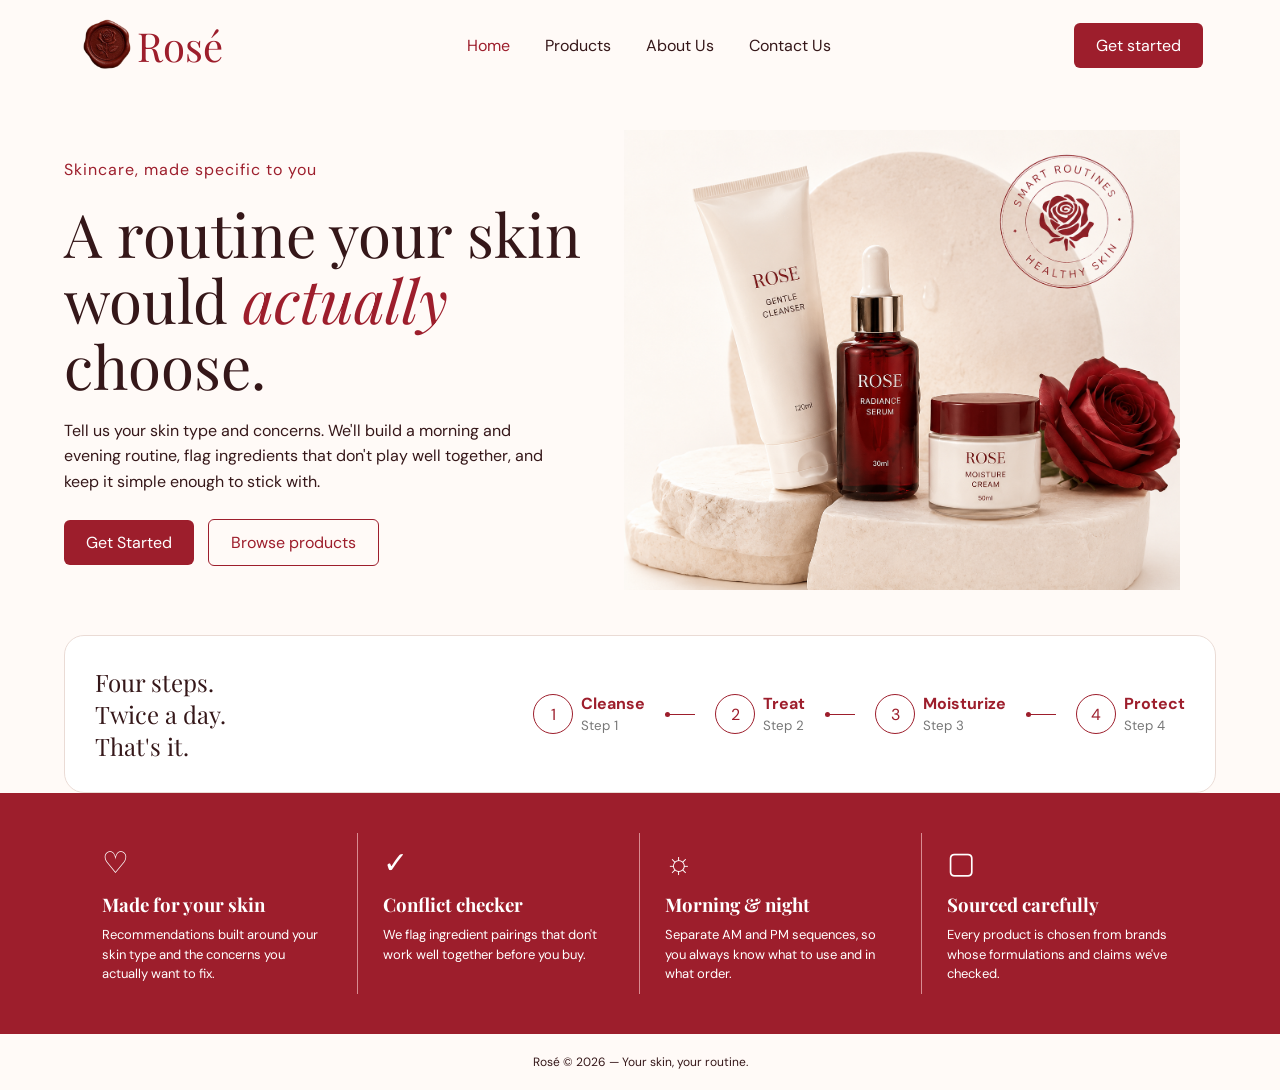
<file: index.html>
<!DOCTYPE html>
<html lang="en">
<head>
    <meta charset="UTF-8">
    <meta name="viewport" content="width=device-width, initial-scale=1.0">
    <title>Rosé | Skincare</title>

    <!-- Google Fonts -->
    <link rel="preconnect" href="https://fonts.googleapis.com">
    <link rel="preconnect" href="https://fonts.gstatic.com" crossorigin>

    <link href="https://fonts.googleapis.com/css2?family=DM+Sans:wght@400;500;600&family=Playfair+Display:ital,wght@0,400;0,500;1,400;1,500&display=swap" rel="stylesheet">

    <!-- Our CSS -->
    <link rel="stylesheet" href="style.css">
</head>
<body>
        <!-- ================= NAVBAR ================= -->

    <header>
        <nav class="navbar">

            <div class="logo">
                <img src="logo.png" alt="Rosé logo">
                <span>Rosé</span>
            </div>

            <div class="nav-links">
                <a href="index.html" class="active" aria-current="page">Home</a>
                <a href="products.html">Products</a>
                <a href="about.html">About Us</a>
                <a href="about.html#contact">Contact Us</a>
            </div>

            <div class="nav-buttons">
                <a class="button" href="Rose.html">Get started</a>
            </div>

        </nav>
    </header>


    <!-- ================= HERO SECTION ================= -->

    <main>

        <section class="hero">

            <!-- Left side -->
            <div class="hero-text">

                <p class="small-heading">
                    Skincare, made specific to you
                </p>

                <h1>
                    A routine your skin
                    would <i>actually</i> choose.
                </h1>

                <p class="description">
                    Tell us your skin type and concerns.
                    We'll build a morning and evening routine,
                    flag ingredients that don't play well together,
                    and keep it simple enough to stick with.
                </p>

                <div class="hero-buttons">
                    <a class="button" href="Rose.html">
                        Get Started
                    </a>

                    <a class="outline-button" href="products.html">
                        Browse products
                    </a>
                </div>


            </div>


            <!-- Right side -->
            <div class="products">
                <img src="heroimg.png" alt="Rosé cleanser, serum, and moisturizer">

            </div>

        </section>


        <!-- ================= ROUTINE ================= -->

        <section class="routine">

            <h2>
                Four steps.<br>
                Twice a day.<br>
                That's it.
            </h2>

            <div class="steps">

                <div class="step">
                    <div class="step-number">1</div>
                    <div>
                        <strong>Cleanse</strong>
                        <small>Step 1</small>
                    </div>
                </div>

                <div class="line"></div>

                <div class="step">
                    <div class="step-number">2</div>
                    <div>
                        <strong>Treat</strong>
                        <small>Step 2</small>
                    </div>
                </div>

                <div class="line"></div>

                <div class="step">
                    <div class="step-number">3</div>
                    <div>
                        <strong>Moisturize</strong>
                        <small>Step 3</small>
                    </div>
                </div>

                <div class="line"></div>

                <div class="step">
                    <div class="step-number">4</div>
                    <div>
                        <strong>Protect</strong>
                        <small>Step 4</small>
                    </div>
                </div>

            </div>

        </section>

    </main>


    <!-- ================= FEATURES ================= -->

    <section class="features">

        <div class="feature-container">

            <div class="feature">
                <div class="feature-icon">♡</div>
                <h3>Made for your skin</h3>
                <p>
                    Recommendations built around your skin type
                    and the concerns you actually want to fix.
                </p>
            </div>

            <div class="feature">
                <div class="feature-icon">✓</div>
                <h3>Conflict checker</h3>
                <p>
                    We flag ingredient pairings that don't work
                    well together before you buy.
                </p>
            </div>

            <div class="feature">
                <div class="feature-icon">☼</div>
                <h3>Morning & night</h3>
                <p>
                    Separate AM and PM sequences, so you always
                    know what to use and in what order.
                </p>
            </div>

            <div class="feature">
                <div class="feature-icon">▢</div>
                <h3>Sourced carefully</h3>
                <p>
                    Every product is chosen from brands whose
                    formulations and claims we've checked.
                </p>
            </div>

        </div>

    </section>


    <!-- ================= FOOTER ================= -->

    <footer>
        Rosé © 2026 — Your skin, your routine.
    </footer>
<script src="script.js"></script>
</body>
</html>
</file>
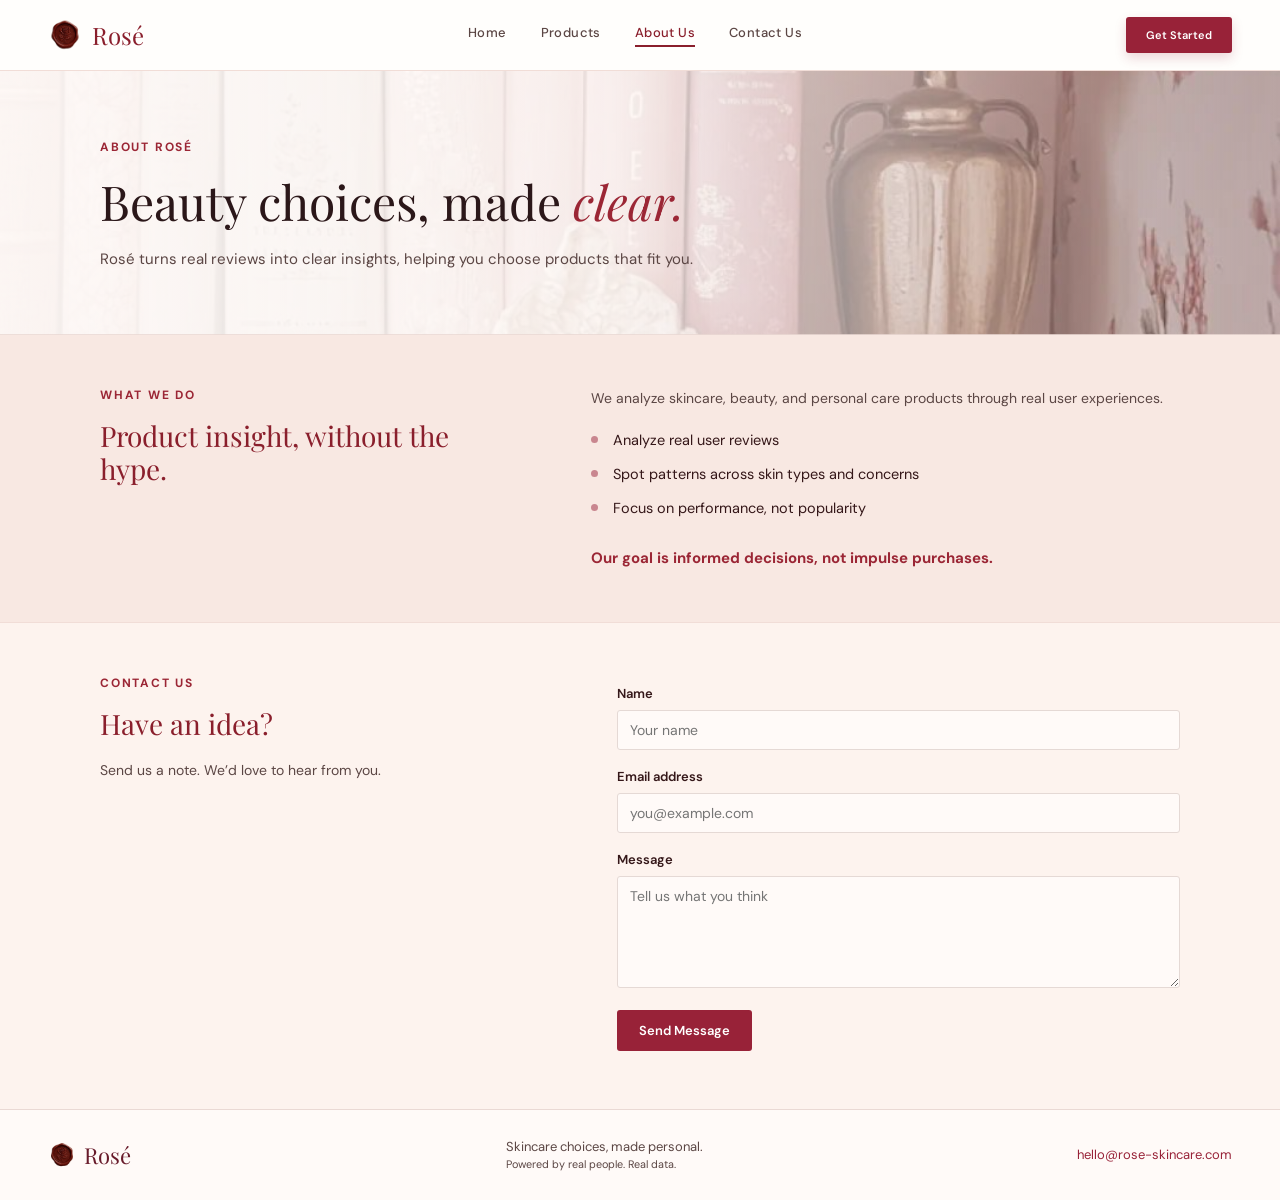
<file: about.html>
<!DOCTYPE html>
<html lang="en">
<head>
	<meta charset="UTF-8">
	<meta name="viewport" content="width=device-width, initial-scale=1.0">
	<title>Rosé | About Us</title>
	<link rel="preconnect" href="https://fonts.googleapis.com">
	<link rel="preconnect" href="https://fonts.gstatic.com" crossorigin>
	<link href="https://fonts.googleapis.com/css2?family=DM+Sans:wght@400;500;600;700&family=Playfair+Display:ital,wght@0,400;0,500;1,400;1,500&display=swap" rel="stylesheet">
	<link rel="stylesheet" href="about.css">
</head>
<body>
	<header class="topbar">
		<a class="logo" href="index.html" aria-label="Rosé home">
			<img class="seal-img" src="rose-seal-transparent.png" alt="Rosé">
			<span class="logo-text">Rosé</span>
		</a>

		<nav class="topnav" aria-label="Main navigation">
			<a href="index.html">Home</a>
			<a href="products.html">Products</a>
			<a class="active" href="about.html" aria-current="page">About Us</a>
			<a href="#contact">Contact Us</a>
		</nav>

		<a class="about-started" href="Rose.html">Get Started</a>
	</header>

	<main>
		<section class="about-intro" aria-labelledby="about-title">
			<p class="kicker">ABOUT ROSÉ</p>
			<h1 id="about-title">Beauty choices, made <i>clear.</i></h1>
			<p class="intro-copy">Rosé turns real reviews into clear insights, helping you choose products that fit you.</p>
		</section>

		<section class="content-band" aria-labelledby="what-we-do-title">
			<div class="content-wrap two-column">
				<div>
					<p class="kicker">WHAT WE DO</p>
					<h2 id="what-we-do-title">Product insight, without the hype.</h2>
				</div>
				<div>
					<p class="body-p">We analyze skincare, beauty, and personal care products through real user experiences.</p>
					<ul class="dot-list">
						<li>Analyze real user reviews</li>
						<li>Spot patterns across skin types and concerns</li>
						<li>Focus on performance, not popularity</li>
					</ul>
					<p class="highlight">Our goal is informed decisions, not impulse purchases.</p>
				</div>
			</div>
		</section>

		<section class="contact-section" id="contact" aria-labelledby="contact-title">
			<div class="content-wrap contact-layout">
				<div>
					<p class="kicker">CONTACT US</p>
					<h2 id="contact-title">Have an idea?</h2>
					<p class="body-p">Send us a note. We’d love to hear from you.</p>
				</div>
				<form  class="contact-form" action="mailto:hello@rose-skincare.com" method="post" enctype="text/plain" id="contactForm">
					<label for="name">Name</label>
					<input type="text" id="name" name="name" placeholder="Your name" required>

					<label for="email">Email address</label>
					<input type="email" id="email" name="email" placeholder="you@example.com" required>

					<label for="message">Message</label>
					<textarea id="message" name="message" rows="5" placeholder="Tell us what you think" required></textarea>

					<button type="submit">Send Message</button>
				</form>
			</div>
		</section>
	</main>

	<footer class="site-footer">
		<div class="footer-brand">
			<img src="rose-seal-transparent.png" alt="Rosé">
			<span>Rosé</span>
		</div>
		<p>Skincare choices, made personal.<br><small>Powered by real people. Real data.</small></p>
		<a href="mailto:hello@rose-skincare.com">hello@rose-skincare.com</a>
	</footer>
<script src="script.js"></script>

</body>
</html>
</file>
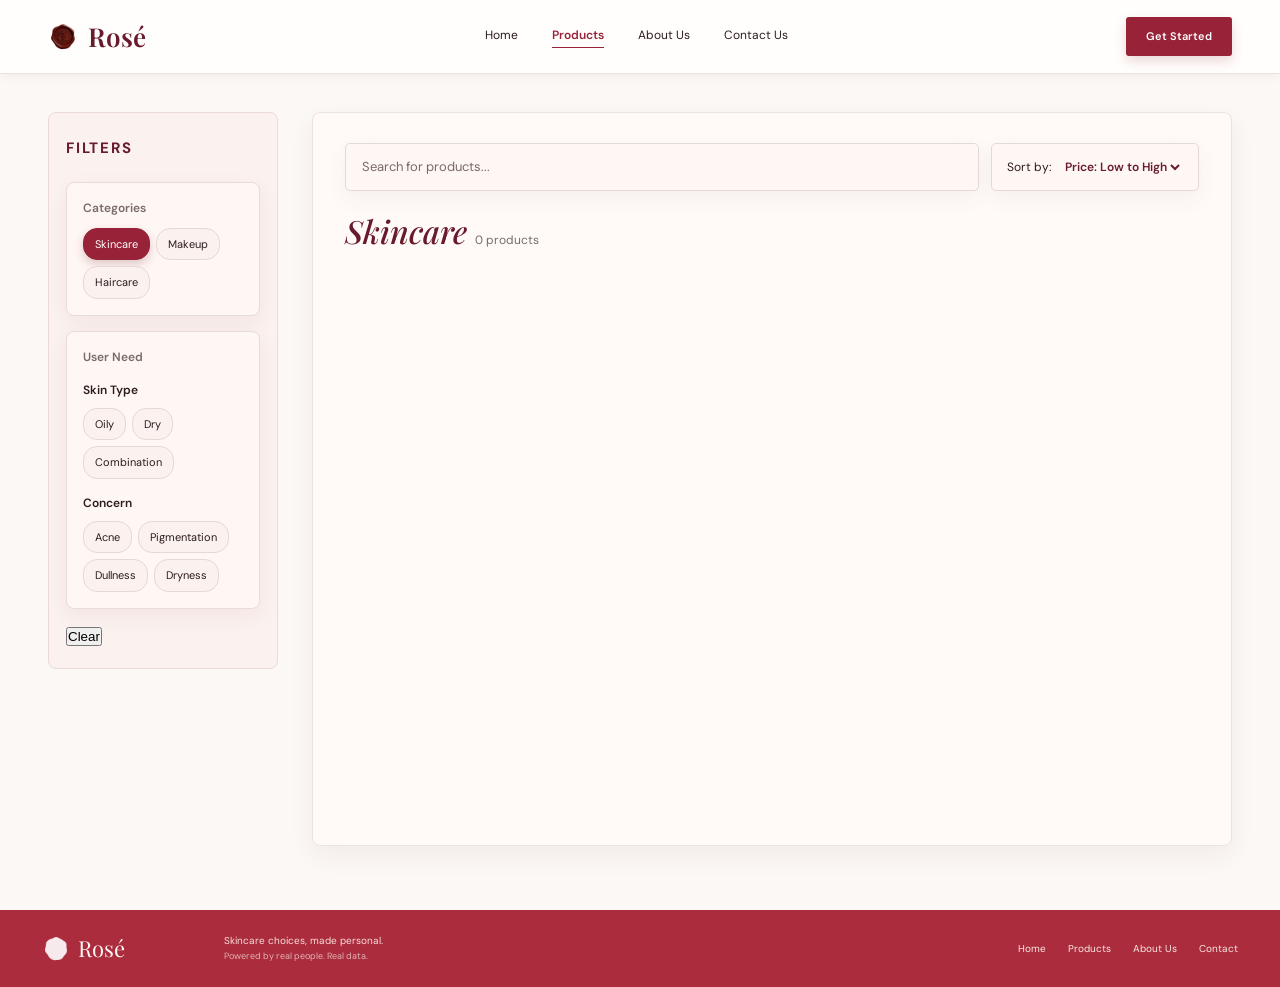
<file: products.html>
<!DOCTYPE html>
<html lang="en">
<head>
<meta charset="UTF-8">
<meta name="viewport" content="width=device-width, initial-scale=1.0">
<title>rose | Products</title>
<link rel="preconnect" href="https://fonts.googleapis.com">
<link href="https://fonts.googleapis.com/css2?family=DM+Sans:wght@400;500;600;700&family=Playfair+Display:ital,wght@0,400;0,500;0,600;1,400;1,500&display=swap" rel="stylesheet">
<link rel="stylesheet" href="products.css">
</head>
<body>

<header class="nav">
  <div class="logo">
    <img class="logo-mark" src="rose-seal-transparent.png" alt="Rosé">
    <div class="logo-text">Rosé</div>
  </div>
  <nav class="links">
    <a href="index.html">Home</a>
    <a href="products.html" class="active">Products</a>
    <a href="about.html">About Us</a>
    <a href="about.html#contact">Contact Us</a>
  </nav>
  <a class="get-started" href="Rose.html">Get Started</a>
</header>

<div class="page">

  <aside class="sidebar">
    <h3 class="filters-title">Filters</h3>

    <div class="filter-group">
      <div class="filter-label">Categories</div>
      <div class="pill-row">
<span class="pill active"
      data-filter-group="category"
      data-filter-value="skincare">Skincare</span>

<span class="pill"
      data-filter-group="category"
      data-filter-value="makeup">Makeup</span>

<span class="pill"
      data-filter-group="category"
      data-filter-value="haircare">Haircare</span>


      </div>
    </div>

    <div class="filter-group">
      <div class="filter-label">User Need</div>

      <div class="sub-heading">Skin Type</div>
      <div class="pill-row">
      
<span class="pill"
      data-filter-group="skin"
      data-filter-value="oily">Oily</span>

<span class="pill"
      data-filter-group="skin"
      data-filter-value="dry">Dry</span>

<span class="pill"
      data-filter-group="skin"
      data-filter-value="combination">Combination</span>


      </div>

      <div class="sub-heading">Concern</div>
      <div class="pill-row">
      
<span class="pill"
      data-filter-group="concern"
      data-filter-value="acne">Acne</span>

<span class="pill"
      data-filter-group="concern"
      data-filter-value="pigmentation">Pigmentation</span>

<span class="pill"
      data-filter-group="concern"
      data-filter-value="dullness">Dullness</span>

<span class="pill"
      data-filter-group="concern"
      data-filter-value="dryness">Dryness</span>


      </div>
    </div>
    <button type="button" id="clearFilters">
        Clear
    </button>
  </aside>

  <main>
    <div class="toolbar">
      <label class="search-box">
        <input class="search-input" type="search" placeholder="Search for products..." aria-label="Search for products">
      </label>
      <label class="sort-box">
        <span>Sort by:</span>
        <select class="sort-value" aria-label="Sort products">
          <option value="price-asc">Price: Low to High</option>
          <option value="price-desc">Price: High to Low</option>
          <option value="rating-desc">Highest Rated</option>
        </select>
      </label>
    </div>

    <div class="section-heading">
      <h1>Skincare</h1>
      <span>6 products</span>
    </div>

    <div class="grid">

      <div class="card">
        <div class="card-image">
          <span class="heart">Save</span>
          <img class="product-image" src="1.png" alt="Laneige Lip Sleeping Mask">
        </div>
        <div class="card-body">
          <div class="p-name">Lip Sleeping Mask Intense Hydration with Vitamin C</div>
          <div class="p-brand">Laneige</div>
          <div class="smart-tag">Best for dry & chapped lips</div>
          <div class="p-footer">
            <div class="p-price">₹ 1,050</div>
            <div class="p-rating">4.6 (12.8k)</div>
          </div>
        </div>
      </div>

      <div class="card">
        <div class="card-image">
          <span class="heart">Save</span>
          <img class="product-image" src="2.png" alt="Dr. Dennis Gross Daily Peel Pads">
        </div>
        <div class="card-body">
          <div class="p-name">Alpha Beta Extra Strength Daily Peel Pads</div>
          <div class="p-brand">Dr. Dennis Gross Skincare</div>
          <div class="smart-tag">Best for smoother, clearer skin</div>
          <div class="p-footer">
            <div class="p-price">₹ 3,800</div>
            <div class="p-rating">4.5 (8.4k)</div>
          </div>
        </div>
      </div>

      <div class="card">
        <div class="card-image">
          <span class="heart">Save</span>
          <img class="product-image" src="3.png" alt="Minimalist Niacinamide Serum">
        </div>
        <div class="card-body">
          <div class="p-name">Niacinamide 10% + Zinc 1% Oil Control Serum</div>
          <div class="p-brand">The Ordinary</div>
          <div class="smart-tag">Great for oily & acne-prone skin</div>
          <div class="p-footer">
            <div class="p-price">₹ 750</div>
            <div class="p-rating">4.6 (45.2k)</div>
          </div>
        </div>
      </div>

      <div class="card">
        <div class="card-image">
          <span class="heart">Save</span>
          <img class="product-image" src="4.png" alt="Rosebud Salve">
        </div>
        <div class="card-body">
          <div class="p-name">Rosebud Salve</div>
          <div class="p-brand">Rosebud Perfume Co.</div>
          <div class="smart-tag">Soothes & hydrates dry lips</div>
          <div class="p-footer">
            <div class="p-price">₹ 450</div>
            <div class="p-rating">4.4 (6.7k)</div>
          </div>
        </div>
      </div>

      <div class="card">
        <div class="card-image">
          <span class="heart">Save</span>
          <img class="product-image" src="5.png" alt="Dermalogica Daily Microfoliant">
        </div>
        <div class="card-body">
          <div class="p-name">Mini Daily Microfoliant Exfoliator</div>
          <div class="p-brand">Dermalogica</div>
          <div class="smart-tag">Best for smooth & clear skin</div>
          <div class="p-footer">
            <div class="p-price">₹ 2,450</div>
            <div class="p-rating">4.7 (9.3k)</div>
          </div>
        </div>
      </div>

      <div class="card">
        <div class="card-image">
          <span class="heart">Save</span>
          <img class="product-image" src="6.png" alt="Clinique Take The Day Off Cleansing Balm">
        </div>
        <div class="card-body">
          <div class="p-name">Take The Day Off Cleansing Balm Makeup Remover</div>
          <div class="p-brand">CLINIQUE</div>
          <div class="smart-tag">Gentle on sensitive skin</div>
          <div class="p-footer">
            <div class="p-price">₹ 2,700</div>
            <div class="p-rating">4.6 (15.1k)</div>
          </div>
        </div>
      </div>

    </div>
  </main>

</div>

<footer class="site-footer">
  <div class="footer-brand">
    <img src="rose-seal-transparent.png" alt="Rosé">
    <span>Rosé</span>
  </div>
  <p>Skincare choices, made personal.<br><small>Powered by real people. Real data.</small></p>
  <nav class="footer-links" aria-label="Footer navigation">
    <a href="index.html">Home</a>
    <a href="products.html">Products</a>
    <a href="about.html">About Us</a>
    <a href="mailto:hello@rose-skincare.com">Contact</a>
  </nav>
</footer>
<script src="script.js"></script>

</body>
</html>
</file>
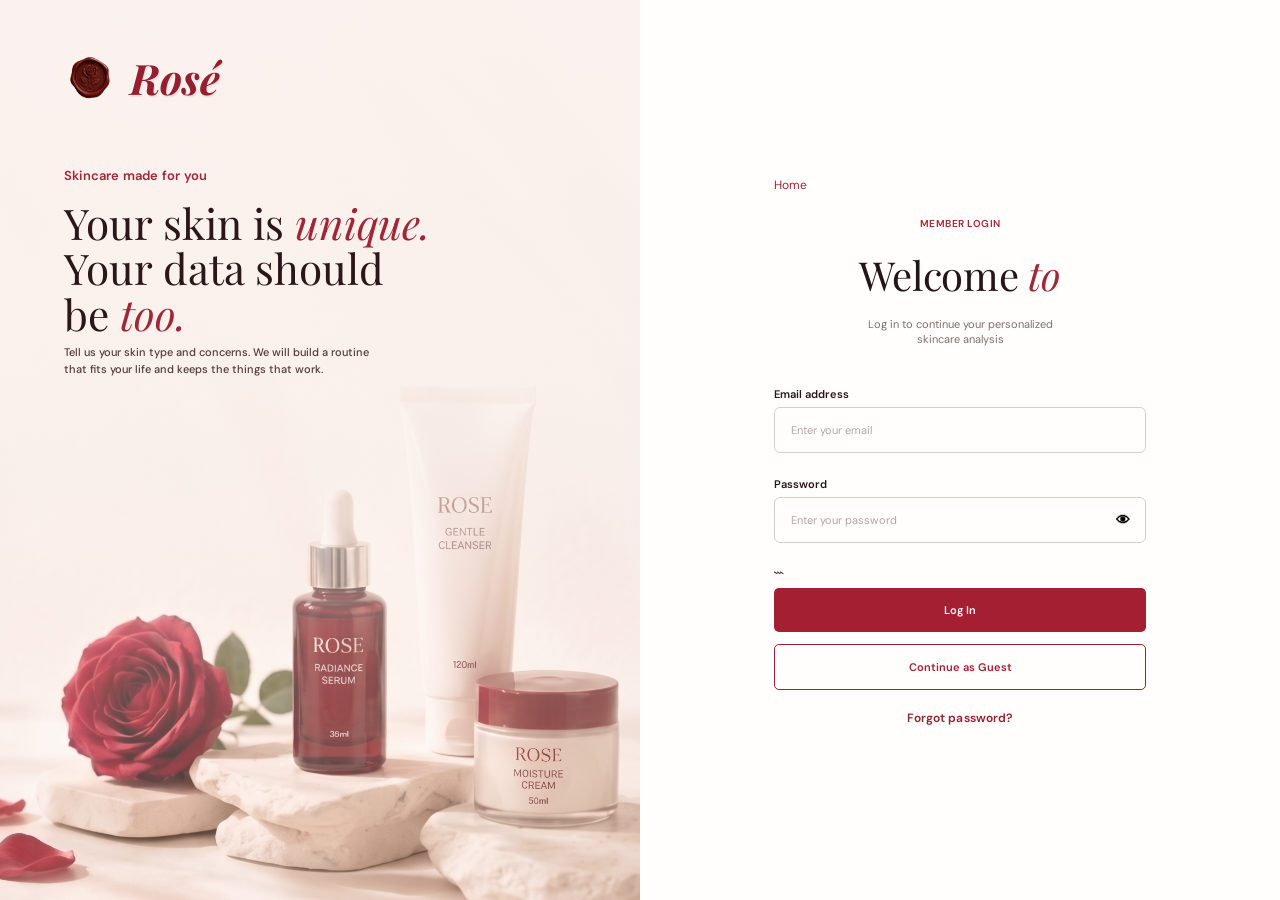
<file: Rose.html>
<!DOCTYPE html>
<html>
<head>
    <meta charset="UTF-8">
    <meta name="viewport" content="width=device-width, initial-scale=1.0">
    <title>Rosé | Login</title>
    <link rel="stylesheet" href="Rose.css">
    <!-- Google Fonts -->
    <link rel="preconnect" href="https://fonts.googleapis.com">
    <link rel="preconnect" href="https://fonts.gstatic.com" crossorigin>

    <link href="https://fonts.googleapis.com/css2?family=DM+Sans:wght@400;500;600&family=Playfair+Display:ital,wght@0,400;0,500;1,400;1,500&display=swap" rel="stylesheet">
</head>

<body>

<div class="page">

    <div class="left">

        <div class="logo">
            <div class="icon"><img src="rose-seal-transparent.png" alt="Rosé" class="seal-img"></div>
            <span class="logo-text">Rosé</span>
        </div>

        <p class="tagline">Skincare made for you</p>

        <div class="headline-row">
            <h1>
                Your skin is <i>unique.</i><br>
                Your data should<br>
                be <i>too.</i>
            </h1>
        </div>

        <p class="text">
            Tell us your skin type and concerns. We will build a routine that fits your life
            and keeps the things that work.
        </p>

    </div>


    <div class="right">

        <div class="login">
            <a href="index.html" class="back-home">Home</a>

            <p class="login-kicker">MEMBER LOGIN</p>

            <h2>Welcome <i>to</i></h2>

            <p class="subtext">Log in to continue your personalized<br>skincare analysis</p>

            <form id="loginForm">

                <label for="email">Email address</label>

<div class="input-wrap">
    <input
        type="email"
        id="email"
        name="email"
        placeholder="Enter your email"
        required
    >
</div>

<label for="password">Password</label>

<div class="input-wrap password-wrap">
    <input
        type="password"
        id="password"
        name="password"
        placeholder="Enter your password"
        required
    >

    <button type="button" id="togglePassword" aria-label="Show password">👁</button>
</div>
```


                <button type="submit" class="login-btn">Log In</button>

                <button type="button" class="guest-btn" id="guestButton">
                    Continue as Guest</button>

                <div class="forgot">
                    <a href="#">Forgot password?</a>
                </div>

            </form>

        </div>

    </div>

</div>
<script src="script.js"></script>

</body>
</html>
</file>
<file: style.css>
* {
    margin: 0;
    padding: 0;
    box-sizing: border-box;
}

body {
    font-family: "DM Sans", sans-serif;
    background-color: #fffaf7;
    color: #351719;
    overflow-x: hidden;
}

/* =========================
   NAVBAR
========================= */

header {
    padding: 15px 6%;
    animation: fadeDown 0.8s ease;
}

.navbar {
    display: flex;
    justify-content: space-between;
    align-items: center;
}

.logo {
    display: flex;
    align-items: center;
}

.logo img {
    width: 60px;
}



.logo span {
    font-family: "Playfair Display", serif;
    font-size: 40px;
    color: #9d1e2c;
}

.nav-links {
    display: flex;
    gap: 35px;
}

.nav-links a {
    text-decoration: none;
    color: #351719;
    position: relative;
    transition: color 0.3s ease;
}

.nav-links a:hover {
    color: #9d1e2c;
}


.nav-links .active {
    color: #9d1e2c;
}


.button {
    display: inline-block;
    background-color: #9d1e2c;
    color: white;
    border: none;
    padding: 12px 22px;
    border-radius: 6px;
    cursor: pointer;
    text-decoration: none;
    transition: all 0.3s ease;
}

.button:hover {
    background-color: #7d1723;
    transform: translateY(-3px);
    box-shadow: 0 6px 15px rgba(157, 30, 44, 0.2);
}


/* =========================
   HERO
========================= */

.hero {
    display: flex;
    align-items: center;
    width: 90%;
    margin: 40px auto;
    animation: fadeUp 1s ease;
}

.hero-text {
    width: 50%;
}

.small-heading {
    color: #9d1e2c;
    margin-bottom: 20px;
    letter-spacing: 1px;
}

h1 {
    font-family: "Playfair Display", serif;
    font-size: 60px;
    font-weight: normal;
    line-height: 1.1;
}

h1 i {
    color: #9d1e2c;
}

.description {
    margin-top: 20px;
    line-height: 1.6;
    max-width: 500px;
}

.hero-buttons {
    margin-top: 25px;
}

.outline-button {
    display: inline-block;
    background-color: transparent;
    color: #9d1e2c;
    border: 1px solid #9d1e2c;
    padding: 12px 22px;
    border-radius: 6px;
    margin-left: 10px;
    cursor: pointer;
    text-decoration: none;
    transition: all 0.3s ease;
}

.outline-button:hover {
    background-color: #9d1e2c;
    color: white;
    transform: translateY(-3px);
}


/* =========================
   PRODUCT IMAGE
========================= */

.products {
    width: 60%;
    animation: float 4s ease-in-out infinite;
}

.products img {
    width: 100%;
    max-height: 460px;
    height: auto;
    object-fit: contain;
    transition: transform 0.5s ease;
}

.products img:hover {
    transform: scale(1.03) rotate(1deg);
}


/* =========================
   ROUTINE
========================= */

.routine {
    width: 90%;
    margin: auto;
    padding: 30px;
    background-color: white;
    border: 1px solid #eadbd5;
    border-radius: 20px;
    display: flex;
    align-items: center;
    justify-content: space-between;

    animation: fadeUp 1s ease 0.3s both;
}

.routine h2 {
    font-family: "Playfair Display", serif;
    font-weight: normal;
}

.steps {
    display: flex;
    align-items: center;
    gap: 20px;
}

.step {
    display: flex;
    align-items: center;
    gap: 8px;

    transition: transform 0.3s ease;
}

.step:hover {
    transform: translateY(-5px) rotate(-1deg);
}

.step-number {
    border: 1px solid #9d1e2c;
    border-radius: 50%;
    width: 40px;
    height: 40px;

    display: flex;
    justify-content: center;
    align-items: center;

    color: #9d1e2c;

    transition: all 0.3s ease;
}

.step:hover .step-number {
    background-color: #9d1e2c;
    color: white;
    transform: rotate(8deg);
}

.step strong {
    color: #9d1e2c;
    display: block;
}

.step small {
    color: #777;
}

.line {
    width: 30px;
    height: 1px;
    background-color: #9d1e2c;

    position: relative;
}

/* little moving dot */

.line::after {
    content: "";
    position: absolute;
    width: 5px;
    height: 5px;
    background-color: #9d1e2c;
    border-radius: 50%;
    top: -2px;

    animation: moveDot 2s linear infinite;
}


/* =========================
   FEATURES
========================= */

.features {
    background-color: #9d1e2c;
    color: white;
    padding: 40px 6%;
    margin-top: 0;

    animation: fadeUp 1s ease 0.5s both;
}

.feature-container {
    display: grid;
    grid-template-columns: repeat(4, minmax(0, 1fr));
}

.feature {
    padding: 10px 25px;
    border-right: 1px solid #d98b91;

    transition: transform 0.3s ease;
}

.feature:hover {
    transform: translateY(-6px);
}

.feature:last-child {
    border: none;
}

.feature-icon {
    font-size: 30px;
    margin-bottom: 10px;

    display: inline-block;
    animation: tinyBounce 2.5s ease-in-out infinite;
}

.feature h3 {
    font-family: "Playfair Display", serif;
    margin-bottom: 8px;
}

.feature p {
    font-size: 13px;
    line-height: 1.5;
}


/* =========================
   FOOTER
========================= */

footer {
    text-align: center;
    padding: 20px;
    font-size: 12px;
}


/* =========================
   ANIMATIONS
========================= */

/* Navbar comes down */

@keyframes fadeDown {
    from {
        opacity: 0;
        transform: translateY(-20px);
    }

    to {
        opacity: 1;
        transform: translateY(0);
    }
}


/* Sections appear upward */

@keyframes fadeUp {
    from {
        opacity: 0;
        transform: translateY(25px);
    }

    to {
        opacity: 1;
        transform: translateY(0);
    }
}


/* Product image gently floats */

@keyframes float {
    0% {
        transform: translateY(0);
    }

    50% {
        transform: translateY(-8px);
    }

    100% {
        transform: translateY(0);
    }
}

@media (max-width: 768px) {
    header {
        padding: 15px 5%;
    }

    .navbar {
        flex-wrap: wrap;
        gap: 12px;
    }

    .nav-links {
        order: 3;
        width: 100%;
        flex-wrap: wrap;
        gap: 12px 20px;
    }

    .hero {
        flex-direction: column;
        align-items: stretch;
        gap: 20px;
    }

    .hero-text,
    .products {
        width: 100%;
    }

    h1 {
        font-size: clamp(38px, 8vw, 54px);
    }

    .steps {
        display: grid;
        grid-template-columns: repeat(2, minmax(0, 1fr));
        gap: 18px 12px;
    }

    .line {
        display: none;
    }

    .feature-container {
        grid-template-columns: repeat(2, minmax(0, 1fr));
    }

    .feature:nth-child(2) {
        border-right: 0;
    }

    .feature:nth-child(-n + 2) {
        border-bottom: 1px solid #d98b91;
    }
}

@media (max-width: 480px) {
    header {
        padding: 14px 18px;
    }

    .logo img {
        width: 40px;
    }

    .logo span {
        font-size: 30px;
    }

    .hero {
        width: calc(100% - 36px);
        margin: 28px auto;
    }

    h1 {
        font-size: clamp(34px, 10vw, 46px);
    }

    .outline-button {
        margin-left: 0;
    }

    .routine {
        width: calc(100% - 36px);
        padding: 22px;
    }

    .features {
        padding: 30px 18px;
    }

    .feature-container {
        grid-template-columns: 1fr;
    }

    .feature {
        padding: 18px 8px;
        border-right: 0;
        border-bottom: 1px solid #d98b91;
    }

    .feature:last-child {
        border-bottom: 0;
    }
}
</file>
<file: about.css>
* {
    box-sizing: border-box;
    margin: 0;
    padding: 0;
}

body {
    font-family: "DM Sans", Arial, sans-serif;
    color: #351719;
    background: #fcf8f6;
}

.topbar {
    display: flex;
    align-items: center;
    justify-content: space-between;
    padding: 17px 48px;
    background: rgba(255, 254, 252, .97);
    border-bottom: 1px solid #f1ddd7;
    box-shadow: 0 2px 10px rgba(72, 30, 35, .06);
}

.logo {
    display: flex;
    align-items: center;
    gap: 10px;
    text-decoration: none;
}

.seal-img {
    width: 34px;
    height: 34px;
    object-fit: contain;
}

.logo-text {
    font-family: "Playfair Display", Georgia, serif;
    font-size: 24px;
    color: #8a1f2c;
    line-height: 1;
}

.topnav {
    display: flex;
    gap: 34px;
}

.topnav a {
    color: #5b4644;
    text-decoration: none;
    font-size: 13px;
    font-weight: 500;
    letter-spacing: 0.4px;
}

.topnav a.active {
    color: #8a1f2c;
    border-bottom: 2px solid #8a1f2c;
    padding-bottom: 4px;
}

.topnav a:hover {
    color: #8a1f2c;
}

.kicker {
    color: #9b2635;
    font-size: 12px;
    font-weight: bold;
    letter-spacing: 1.8px;
    margin-bottom: 16px;
}

h1 {
    font-family: "Playfair Display", Georgia, serif;
    font-size: clamp(34px, 4vw, 48px);
    font-weight: normal;
    line-height: 1.25;
    color: #2b1719;
}

h1 i {
    color: #9b2635;
    font-style: italic;
}

h2 {
    font-family: "Playfair Display", Georgia, serif;
    font-size: 28px;
    font-weight: normal;
    color: #8a1f2c;
    margin: 0;
}

.highlight {
    margin-top: 26px;
    color: #9b2635;
    font-weight: bold;
    font-size: 15px;
    max-width: 440px;
    line-height: 1.6;
}

.dot-list {
    margin-top: 18px;
    padding: 0;
    list-style: none;
    max-width: 440px;
}

.dot-list li {
    position: relative;
    padding-left: 22px;
    margin-bottom: 12px;
    color: #351719;
    font-size: 14.5px;
    line-height: 1.55;
}

.dot-list li::before {
    content: "";
    position: absolute;
    left: 0;
    top: 7px;
    width: 7px;
    height: 7px;
    border-radius: 50%;
    background: #c9868f;
}

.about-started {
    padding: 11px 20px;
    border-radius: 3px;
    background: #982238;
    box-shadow: 0 5px 12px rgba(152, 34, 56, .18);
    color: #fff;
    font-size: 11px;
    font-weight: 600;
    text-decoration: none;
}

.about-intro,
.content-wrap {
    width: min(1080px, calc(100% - 48px));
    margin: 0 auto;
}

.about-intro {
    width: 100%;
    max-width: none;
    padding: 68px max(24px, calc((100% - 1080px) / 2)) 62px;
    background-image: linear-gradient(90deg, rgba(255, 250, 248, .96) 0%, rgba(255, 250, 248, .84) 48%, rgba(111, 44, 53, .28) 100%), url("13.png");
    background-position: center, center 45%;
    background-size: cover;
    border-bottom: 1px solid rgba(234, 217, 212, .8);
}

.about-intro h1 {
    max-width: 690px;
}

.intro-copy {
    max-width: 620px;
    margin-top: 16px;
    color: #5b4644;
    font-size: 15px;
    line-height: 1.65;
}

.content-band {
    padding: 52px 0;
    background: #f8e8e2;
}

.two-column {
    display: grid;
    grid-template-columns: minmax(0, .85fr) minmax(0, 1.15fr);
    gap: 56px;
    align-items: start;
}

.two-column h2,
.contact-layout h2 {
    max-width: 390px;
    margin: 0;
    font-size: 28px;
    line-height: 1.2;
}

.body-p {
    max-width: 590px;
    margin: 0 0 16px;
    color: #5b4644;
    font-size: 14px;
    line-height: 1.7;
}

.contact-section {
    padding: 52px 0 58px;
    background: #fdf3ee;
    border-top: 1px solid #f1ddd7;
}

.contact-layout {
    display: grid;
    grid-template-columns: minmax(0, .9fr) minmax(320px, 1.1fr);
    gap: 56px;
    align-items: start;
}

.contact-layout .body-p {
    margin-top: 18px;
}

.contact-form {
    display: grid;
    gap: 8px;
}

.contact-form label {
    margin-top: 10px;
    color: #351719;
    font-size: 13px;
    font-weight: 600;
}

.contact-form input,
.contact-form textarea {
    width: 100%;
    padding: 10px 12px;
    border: 1px solid #e5d9d5;
    border-radius: 3px;
    background: #fffaf8;
    color: #351719;
    font: inherit;
    font-size: 14px;
    resize: vertical;
}

.contact-form input:focus,
.contact-form textarea:focus {
    border-color: #982238;
    outline: 2px solid rgba(152, 34, 56, .14);
}

.contact-form button {
    width: fit-content;
    margin-top: 14px;
    padding: 12px 22px;
    border: 0;
    border-radius: 3px;
    background: #982238;
    color: #fff;
    cursor: pointer;
    font: inherit;
    font-size: 13px;
    font-weight: 600;
}

.site-footer {
    display: flex;
    align-items: center;
    justify-content: space-between;
    gap: 24px;
    padding: 28px 48px;
    border-top: 1px solid #ead9d4;
    background: #fffaf8;
    color: #5b4644;
    font-size: 13px;
}

.footer-brand {
    display: flex;
    align-items: center;
    gap: 8px;
    color: #681b2b;
    font-family: "Playfair Display", Georgia, serif;
    font-size: 22px;
}

.footer-brand img {
    width: 28px;
    height: 28px;
    object-fit: contain;
}

.site-footer a {
    color: #982238;
    text-decoration: none;
}

@media (max-width: 700px) {
    .topbar {
        display: grid;
        grid-template-columns: 1fr auto;
        gap: 14px 20px;
        padding: 17px 20px;
    }

    .topnav {
        grid-column: 1 / -1;
        flex-wrap: wrap;
        gap: 12px 22px;
    }

    .about-intro,
    .content-wrap {
        width: min(100% - 40px, 540px);
    }

    .about-intro {
        width: 100%;
        padding: 52px 20px 48px;
    }

    .content-band,
    .contact-section {
        padding: 58px 0;
    }

    .two-column,
    .contact-layout {
        grid-template-columns: 1fr;
        gap: 28px;
    }

    .site-footer {
        align-items: flex-start;
        flex-direction: column;
        padding: 28px 24px;
    }
}

@media (max-width: 420px) {
    .about-started {
        padding: 10px 13px;
        font-size: 10px;
    }

    .topnav {
        gap: 10px 16px;
    }

    .topnav a {
        font-size: 12px;
    }
}
</file>
<file: products.css>
* {
  box-sizing: border-box;
  margin: 0;
  padding: 0;
}

body {
  background: #fcf8f6;
  color: #2d1c1e;
  font-family: "DM Sans", sans-serif;
  line-height: 1.5;
  -webkit-font-smoothing: antialiased;
}

a {
  color: inherit;
  text-decoration: none;
}

header.nav {
  position: sticky;
  top: 0;
  z-index: 50;
  display: flex;
  align-items: center;
  justify-content: space-between;
  padding: 17px 48px;
  border-bottom: 1px solid rgba(229, 217, 213, .8);
  background: rgba(255, 254, 252, .97);
  box-shadow: 0 2px 10px rgba(72, 30, 35, .06);
}

.logo {
  display: flex;
  align-items: center;
  gap: 10px;
}

.logo-mark {
  width: 30px;
  height: 30px;
  object-fit: contain;
}

.logo-text {
  color: #681b2b;
  font-family: "Playfair Display", serif;
  font-size: 26px;
  font-weight: 600;
}

nav.links {
  display: flex;
  gap: 34px;
  color: #2d1c1e;
  font-size: 12px;
}

nav.links a {
  position: relative;
  padding-bottom: 4px;
}

nav.links a.active {
  color: #982238;
  font-weight: 600;
}

nav.links a.active::after {
  position: absolute;
  right: 0;
  bottom: 0;
  left: 0;
  height: 1px;
  background: #982238;
  content: "";
}

.get-started {
  padding: 11px 20px;
  border-radius: 3px;
  background: #982238;
  box-shadow: 0 5px 12px rgba(152, 34, 56, .18);
  color: #fff;
  font-size: 11px;
  font-weight: 600;
}

.page {
  display: grid;
  grid-template-columns: 230px 1fr;
  gap: 34px;
  max-width: 1320px;
  min-height: calc(100vh - 64px);
  margin: 0 auto;
  padding: 38px 48px 64px;
}

.sidebar {
  position: sticky;
  top: 94px;
  align-self: start;
  padding: 24px 17px 20px;
  border: 1px solid #ead9d4;
  border-radius: 8px;
  background: #fbf1ee;
}

.filters-title {
  margin-bottom: 22px;
  color: #681b2b;
  font-family: "DM Sans", sans-serif;
  font-size: 15px;
  font-weight: 700;
  letter-spacing: 1.8px;
  text-transform: uppercase;
}

.filter-group {
  margin-bottom: 15px;
  padding: 16px;
  border: 1px solid #eadbd7;
  border-radius: 8px;
  background: #fff7f4;
  box-shadow: 0 7px 22px rgba(72, 30, 35, .055);
}

.filter-label {
  display: flex;
  align-items: center;
  gap: 5px;
  margin-bottom: 11px;
  color: #786a67;
  font-size: 12px;
  font-weight: 600;
}

.pill-row {
  display: flex;
  flex-wrap: wrap;
  gap: 6px;
}

.pill {
  display: inline-block;
  padding: 7px 11px;
  border: 1px solid #e5d9d5;
  border-radius: 14px;
  background: #fbf1ee;
  color: #2d1c1e;
  font-size: 11px;
}

.pill.active {
  border-color: #982238;
  background: #982238;
  box-shadow: 0 4px 10px rgba(104, 27, 43, .22);
  color: #fff;
}

.sub-heading {
  margin: 15px 0 9px;
  color: #2d1c1e;
  font-size: 12px;
  font-weight: 600;
}

main {
  padding: 30px 32px 38px;
  border: 1px solid #eee2de;
  border-radius: 8px;
  background: #fffaf8;
  box-shadow: 0 10px 26px rgba(72, 30, 35, .06);
}

.toolbar {
  display: flex;
  gap: 12px;
  margin-bottom: 22px;
}

.search-box,
.sort-box {
  display: flex;
  align-items: center;
  border: 1px solid #e5d9d5;
  border-radius: 5px;
  background: #fff7f4;
  box-shadow: 0 7px 22px rgba(72, 30, 35, .055);
}

.search-box {
  flex: 1;
  gap: 10px;
  padding: 13px 16px;
}

.search-input {
  width: 100%;
  border: 0;
  outline: 0;
  background: transparent;
  color: #2d1c1e;
  font: inherit;
  font-size: 13px;
}

.search-input::placeholder {
  color: #786a67;
}

.sort-box {
  gap: 10px;
  padding: 13px 15px;
  white-space: nowrap;
  font-size: 12px;
}

.sort-value {
  border: 0;
  outline: 0;
  background: transparent;
  color: #681b2b;
  font: inherit;
  font-weight: 600;
}

.section-heading {
  display: flex;
  align-items: baseline;
  gap: 8px;
  margin-bottom: 22px;
}

.section-heading h1 {
  color: #681b2b;
  font-family: "Playfair Display", Georgia, serif;
  font-size: 32px;
  font-style: italic;
  font-weight: 500;
  line-height: 1.1;
}

.section-heading span {
  color: #786a67;
  font-size: 12px;
}

.grid {
  display: grid;
  grid-template-columns: repeat(3, 1fr);
  gap: 20px;
}

.card {
  display: flex;
  flex-direction: column;
  overflow: hidden;
  border: 1px solid #e5d9d5;
  border-radius: 8px;
  background: #fff7f4;
  box-shadow: 0 7px 22px rgba(72, 30, 35, .055);
}

.card::before {
  display: block;
  height: 3px;
  background: #982238;
  content: "";
  opacity: .75;
}

.card-image {
  position: relative;
  display: flex;
  height: 210px;
  align-items: center;
  justify-content: center;
  overflow: hidden;
  background: radial-gradient(circle at 30% 20%, #fff8f6, #f5d9d8 78%);
}

.card:nth-child(2) .card-image {
  background: radial-gradient(circle at 70% 20%, #fffaf5, #f5e0d5 78%);
}

.card:nth-child(3) .card-image {
  background: radial-gradient(circle at 30% 20%, #fffdf9, #e9e7df 78%);
}

.card:nth-child(4) .card-image {
  background: radial-gradient(circle at 50% 20%, #fff7f7, #f0d5d9 78%);
}

.card:nth-child(5) .card-image {
  background: radial-gradient(circle at 65% 20%, #fffaf6, #eee4dd 78%);
}

.card:nth-child(6) .card-image {
  background: radial-gradient(circle at 30% 20%, #fffaff, #e5ddea 78%);
}

.product-image {
  width: 100%;
  height: 100%;
  padding: 12px;
  object-fit: contain;
}

.heart {
  position: absolute;
  top: 12px;
  right: 12px;
  z-index: 1;
  display: flex;
  width: 48px;
  height: 28px;
  align-items: center;
  justify-content: center;
  border: 0;
  border-radius: 3px;
  background: #fff;
  box-shadow: 0 2px 5px rgba(0, 0, 0, .08);
  color: #982238;
  font-size: 10px;
  font-weight: 600;
}

.card-body {
  display: flex;
  flex: 1;
  flex-direction: column;
  gap: 7px;
  padding: 16px 17px 18px;
}

.p-name {
  color: #2d1c1e;
  font-size: 14px;
  font-weight: 600;
  line-height: 1.32;
}

.p-brand,
.p-rating {
  color: #786a67;
  font-size: 11px;
  font-weight: 500;
}

.smart-tag {
  display: inline-flex;
  width: fit-content;
  align-items: center;
  padding: 6px 8px;
  border-radius: 5px;
  background: #f3e2df;
  color: #681b2b;
  font-size: 10px;
  font-weight: 600;
}

.p-footer {
  display: flex;
  align-items: center;
  justify-content: space-between;
  margin-top: auto;
  padding-top: 8px;
  border-top: 1px dashed #e5d9d5;
}

.p-price {
  color: #681b2b;
  font-size: 14px;
  font-weight: 700;
}

.site-footer {
  display: flex;
  align-items: center;
  gap: 42px;
  padding: 22px max(42px, calc((100vw - 1280px) / 2 + 42px));
  background: rgba(165, 31, 50, .94);
  color: #fff8f5;
}

.footer-brand {
  display: flex;
  min-width: 140px;
  align-items: center;
  gap: 8px;
  font-family: "Playfair Display", serif;
  font-size: 22px;
}

.footer-brand img {
  width: 28px;
  height: 28px;
  filter: brightness(0) invert(1);
  opacity: .9;
}

.site-footer p {
  min-width: 190px;
  color: #f7dfdb;
  font-size: 10px;
  line-height: 1.45;
}

.site-footer small {
  font-size: 9px;
  opacity: .75;
}

.footer-links {
  display: flex;
  gap: 22px;
  margin-left: auto;
  color: #f9e8e4;
  font-size: 10px;
}

@media (max-width: 1000px) {
  .page {
    grid-template-columns: 1fr;
    padding: 28px;
  }

  .sidebar {
    position: static;
  }

  .grid {
    grid-template-columns: repeat(2, 1fr);
  }

  .site-footer {
    flex-wrap: wrap;
    gap: 18px;
    padding: 22px 28px;
  }

  .footer-links {
    width: 100%;
    margin-left: 0;
  }
}

@media (max-width: 760px) {
  header.nav {
    flex-wrap: wrap;
    gap: 14px 20px;
    padding: 16px 24px;
  }

  nav.links {
    order: 3;
    width: 100%;
    flex-wrap: wrap;
    gap: 12px 22px;
  }
}

@media (max-width: 560px) {
  .grid {
    grid-template-columns: 1fr;
  }

  header.nav {
    padding: 14px 18px;
  }

  .page {
    gap: 18px;
    padding: 18px 14px 36px;
  }

  .sidebar {
    padding: 18px 14px;
  }

  main {
    padding: 22px 16px 26px;
  }

  .toolbar {
    flex-direction: column;
  }

  .sort-box {
    justify-content: space-between;
  }

  .section-heading h1 {
    font-size: 30px;
  }

  .get-started {
    padding: 10px 14px;
  }

  .site-footer {
    display: grid;
    gap: 14px;
    padding: 24px 20px;
  }

  .footer-links {
    flex-wrap: wrap;
    gap: 12px;
  }
}
</file>
<file: Rose.css>
* {
    box-sizing: border-box;
    margin: 0;
    padding: 0;
}

body {
    font-family: "DM Sans", sans-serif;
    color: #271617;
    background: #f8f1ed;
}

.page {
    min-height: 100vh;
    min-height: 100svh;
    display: flex;
}

/* ============ LEFT SIDE ============ */

.left {
    position: relative;
    width: 50%;
    min-height: 100vh;
    padding: 52px 64px 72px;
    background:
        linear-gradient(180deg, rgba(250,242,238,0.98) 0%, rgba(250,242,238,0.9) 38%, rgba(250,242,238,0.34) 72%, rgba(250,242,238,0.2) 100%),
        url("bg.png") center bottom / cover no-repeat;
}

.logo {
    display: flex;
    align-items: center;
    gap: 14px;
    width: 100%;
    transform: none;
}

.logo .icon {
    display: flex;
    width: 52px;
    height: 52px;
    align-items: center;
    justify-content: center;
}

.seal-img {
    width: 50px;
    height: 50px;
    object-fit: contain;
}

.logo-text {
    display: inline-block;
    font-family: "Playfair Display", Georgia, serif;
    font-size: 42px;
    font-style: italic;
    font-weight: 700;
    color: #951f31;
    line-height: 1;
    letter-spacing: 0;
    text-shadow: 1px 2px 0 rgba(127, 29, 45, 0.08);
}

.tagline {
    margin-top: 62px;
    color: #a12636;
    font-size: 13px;
    font-weight: 600;
    line-height: 1.5;
    letter-spacing: 0.2px;
}

.headline-row {
    position: relative;
    margin-top: 14px;
}

h1 {
    font-family: "Playfair Display", Georgia, serif;
    font-size: clamp(34px, 3.3vw, 49px);
    line-height: 1.08;
    font-weight: normal;
    color: #2b1719;
    max-width: 405px;
}

h1 i {
    color: #a12636;
    font-style: italic;
}

.text {
    margin-top: 8px;
    width: min(325px, 100%);
    color: #503a38;
    font-size: 11px;
    font-weight: 500;
    line-height: 1.55;
    text-shadow: 0 1px 14px rgba(255, 249, 246, 0.75);
}

/* ============ RIGHT SIDE ============ */

.right {
    width: 50%;
    min-height: 100svh;
    display: flex;
    justify-content: center;
    align-items: center;
    background: #fffefd;
}

.login {
    width: min(500px, 92%);
    padding: 62px 64px;
}

.login-kicker {
    text-align: center;
    color: #a12636;
    font-size: 10px;
    font-weight: 600;
    letter-spacing: 0.5px;
    margin-bottom: 18px;
}

.login h2 {
    text-align: center;
    font-family: "Playfair Display", Georgia, serif;
    font-size: 40px;
    font-weight: normal;
    letter-spacing: -0.3px;
    color: #241517;
}

.login h2 i {
    color: #a12636;
    font-style: italic;
}

.subtext {
    text-align: center;
    color: #806e69;
    font-size: 11px;
    line-height: 1.4;
    margin: 16px 0 40px;
}

label {
    display: block;
    margin-bottom: 6px;
    font-size: 11px;
    font-weight: 600;
}

.input-wrap {
    position: relative;
    margin-bottom: 24px;
}

.input-wrap input {
    width: 100%;
    padding: 15px 16px;
    border: 1px solid #d9cdca;
    border-radius: 6px;
    font-size: 11px;
    font-family: "DM Sans", sans-serif;
    color: #2b1719;
    background: #fffefd;
}

.input-wrap input::placeholder {
    color: #b3a4a2;
}

.input-wrap input:focus {
    outline: none;
    border-color: #921f2e;
}

a {
    color: #921f2e;
    text-decoration: none;
}

.forgot {
    text-align: center;
    margin-top: 16px;
}

.forgot a {
    font-size: 12px;
    font-weight: 600;
    letter-spacing: 0.1px;
}

button {
    width: 100%;
    padding: 15px;
    border-radius: 5px;
    font-size: 11px;
    font-weight: 600;
    cursor: pointer;
    font-family: "DM Sans", sans-serif;
}

.login-btn {
    border: none;
    background: #a51f32;
    color: white;
    margin-bottom: 12px;
}

.login-btn:hover {
    background: #711925;
}

.guest-btn {
    background: #fffefd;
    color: #a51f32;
    border: 1px solid #a51f32;
}

.guest-btn:hover {
    background: #fbeeee;
}

/* ============ RESPONSIVE ============ */

@media (max-width: 860px) {
    .page {
        flex-direction: column;
    }
    .left, .right {
        width: 100%;
    }
    .left {
        min-height: 560px;
        padding: 28px 30px 46px;
    }
    .logo-text {
        font-size: 35px;
    }
    .tagline {
        margin-top: 70px;
    }
    h1 {
        font-size: clamp(34px, 10vw, 48px);
    }
    .right {
        min-height: 560px;
    }
    .login {
        width: 100%;
        max-width: 400px;
        padding: 48px 32px;
    }
}

@media (max-width: 480px) {
    .left {
        min-height: 460px;
        padding: 24px 22px 36px;
        background-position: center, 58% bottom;
    }

    .tagline {
        margin-top: 54px;
    }

    h1 {
        font-size: clamp(32px, 9vw, 42px);
    }

    .right {
        min-height: auto;
        padding: 24px 0;
    }

    .login {
        padding: 36px 24px;
    }
}
.back-home {
    display: inline-block;
    margin-bottom: 24px;
    color: #a12636;
    font-size: 12px;
    text-decoration: none;
    transition: color 0.3s ease;
}

.back-home:hover {
    color: #711925;
    text-decoration: underline;
}
/* Password eye icon */

/* Password field alignment */
.input-wrap.password-wrap {
    position: relative;
    display: block;
    width: 100%;
}

.input-wrap.password-wrap input {
    display: block;
    width: 100%;
    box-sizing: border-box;
    padding-right: 42px;
}

.input-wrap.password-wrap button#togglePassword {
    position: absolute;
    right: 12px;
    top: 50%;
    transform: translateY(-50%);

    display: inline-flex;
    align-items: center;
    justify-content: center;

    width: 22px !important;
    height: 22px !important;
    min-width: 22px;
    padding: 0 !important;
    margin: 0 !important;

    background: transparent !important;
    border: none !important;
    outline: none !important;
    box-shadow: none !important;

    font-size: 14px;
    line-height: 1;
    cursor: pointer;
}

/* Keep the login button in its normal position */
#loginForm button[type="submit"] {
    position: static;
    transform: none;
}
</file>
